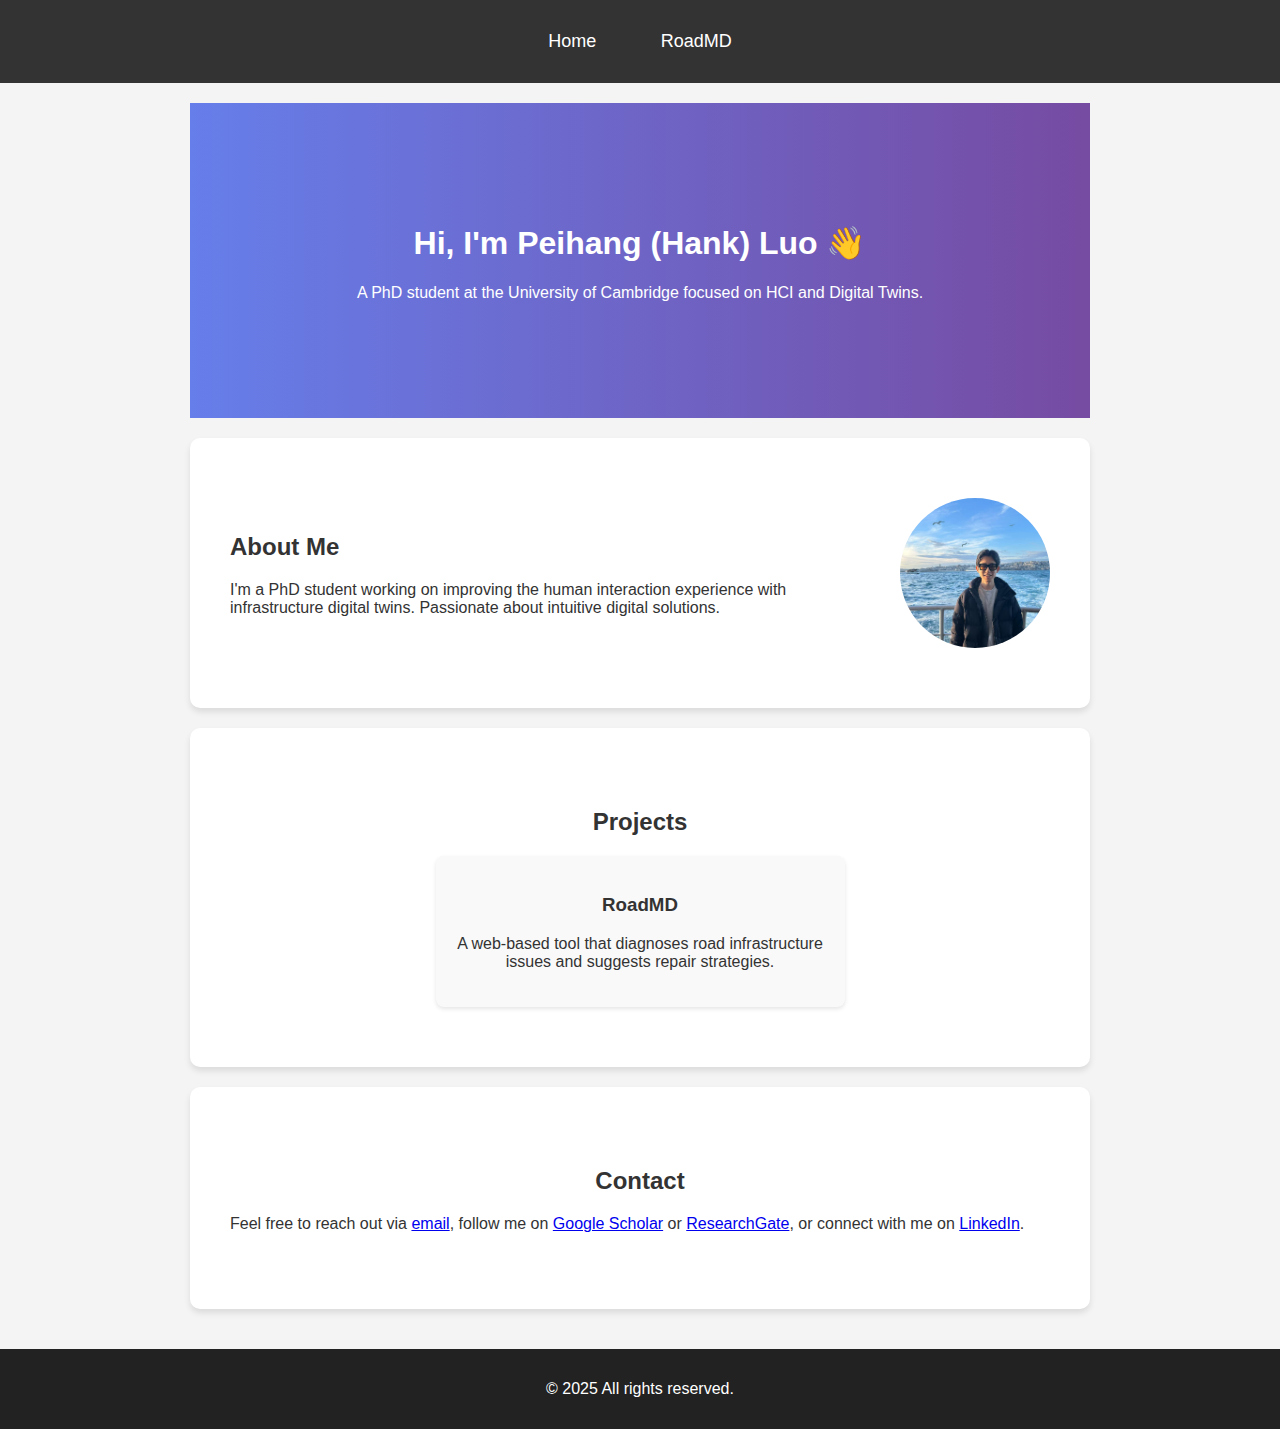
<file: index.html>
<!DOCTYPE html>
<html lang="en">
<head>
    <meta charset="UTF-8">
    <meta name="viewport" content="width=device-width, initial-scale=1.0">
    <title>Peihang (Hank) Luo</title>
    <link rel="stylesheet" href="assets/css/styles.css">
    <link rel="stylesheet" href="assets/css/index.css">
</head>
<body>
    <div id="header"></div> <!-- Header will be inserted here -->

    <main>
        <section class="hero">
            <div class="container">
                <h1>Hi, I'm Peihang (Hank) Luo 👋</h1>
                <p>A PhD student at the University of Cambridge focused on HCI and Digital Twins.</p>
            </div>
        </section>
    
        <section id="about" class="content">
            <div class="container about-container">
                <div class="about-text">
                    <h2>About Me</h2>
                    <p>I'm a PhD student working on improving the human interaction experience with infrastructure digital twins. Passionate about intuitive digital solutions.</p>
                </div>
                <img src="assets/images/peihang_hank_luo.jpg" alt="Peihang (Hank)'s Photo" class="profile-photo">
            </div>
        </section>
    
        <section id="projects" class="content">
            <div class="container">
                <h2>Projects</h2>
                <div class="project-list">
                    <a href="pages/roadmd.html" class="project">
                        <h3>RoadMD</h3>
                        <p>A web-based tool that diagnoses road infrastructure issues and suggests repair strategies.</p>
                    </a>
                </div>
            </div>
        </section>
    
        <section id="contact" class="content">
            <div class="container">
                <h2>Contact</h2>
                <p>Feel free to reach out via <a href="mailto:pl452@cam.ac.uk">email</a>, follow me on <a href="https://scholar.google.com/citations?user=LZ6jVM4AAAAJ&hl=en" target="_blank">Google Scholar</a> or <a href="https://www.researchgate.net/profile/Peihang-Luo" target="_blank">ResearchGate</a>, or connect with me on <a href="www.linkedin.com/in/luopeihang" target="_blank">LinkedIn</a>.</p>
            </div>
        </section>
    </main>

    <div id="footer"></div> <!-- Footer will be inserted here -->

    <script src="assets/js/scripts.js"></script>
</body>
</html>
</file>
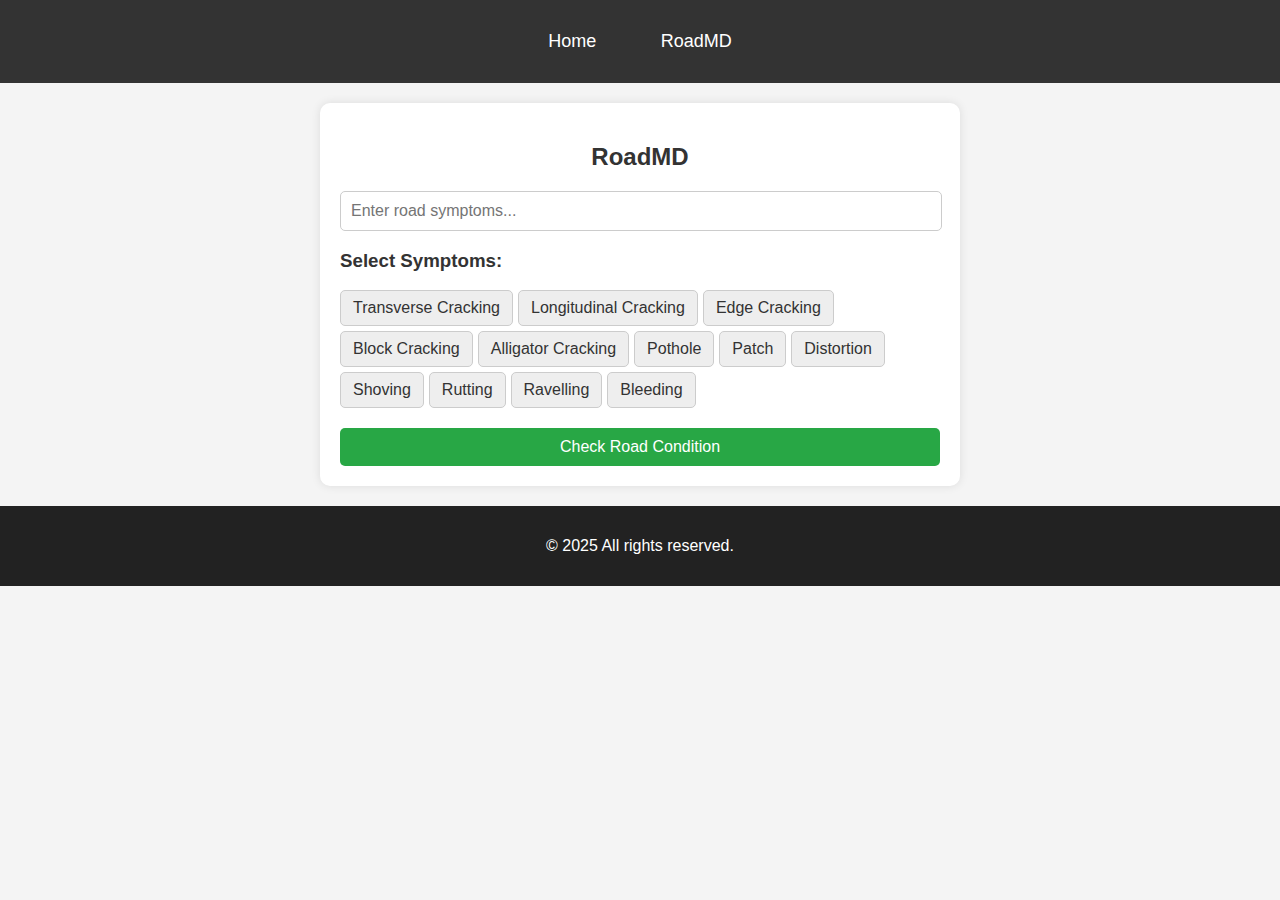
<file: roadmd.html>
<!DOCTYPE html>
<html lang="en">
<head>
    <meta charset="UTF-8">
    <meta name="viewport" content="width=device-width, initial-scale=1.0">
    <title>RoadMD</title>
    <link rel="stylesheet" href="assets/css/styles.css">
    <link rel="stylesheet" href="assets/css/roadmd.css">
</head>
<body>
    <div id="header"></div>
    
    <div id="symptom-checker">
        <h2>RoadMD</h2>
        <input type="text" id="symptom-input" placeholder="Enter road symptoms...">
        <div id="autocomplete-list" class="autocomplete-list"></div>
        <div id="selected-symptoms"></div>

        <h3>Select Symptoms:</h3>
        <div id="symptom-buttons" class="symptom-buttons"></div>

        <button id="diagnose-button">Check Road Condition</button>
        <div id="results"></div>
    </div>

    <div id="footer"></div>

    <script src="assets/js/scripts.js"></script>
    <script src="assets/js/roadmd.js"></script>
</body>
</html>
</file>
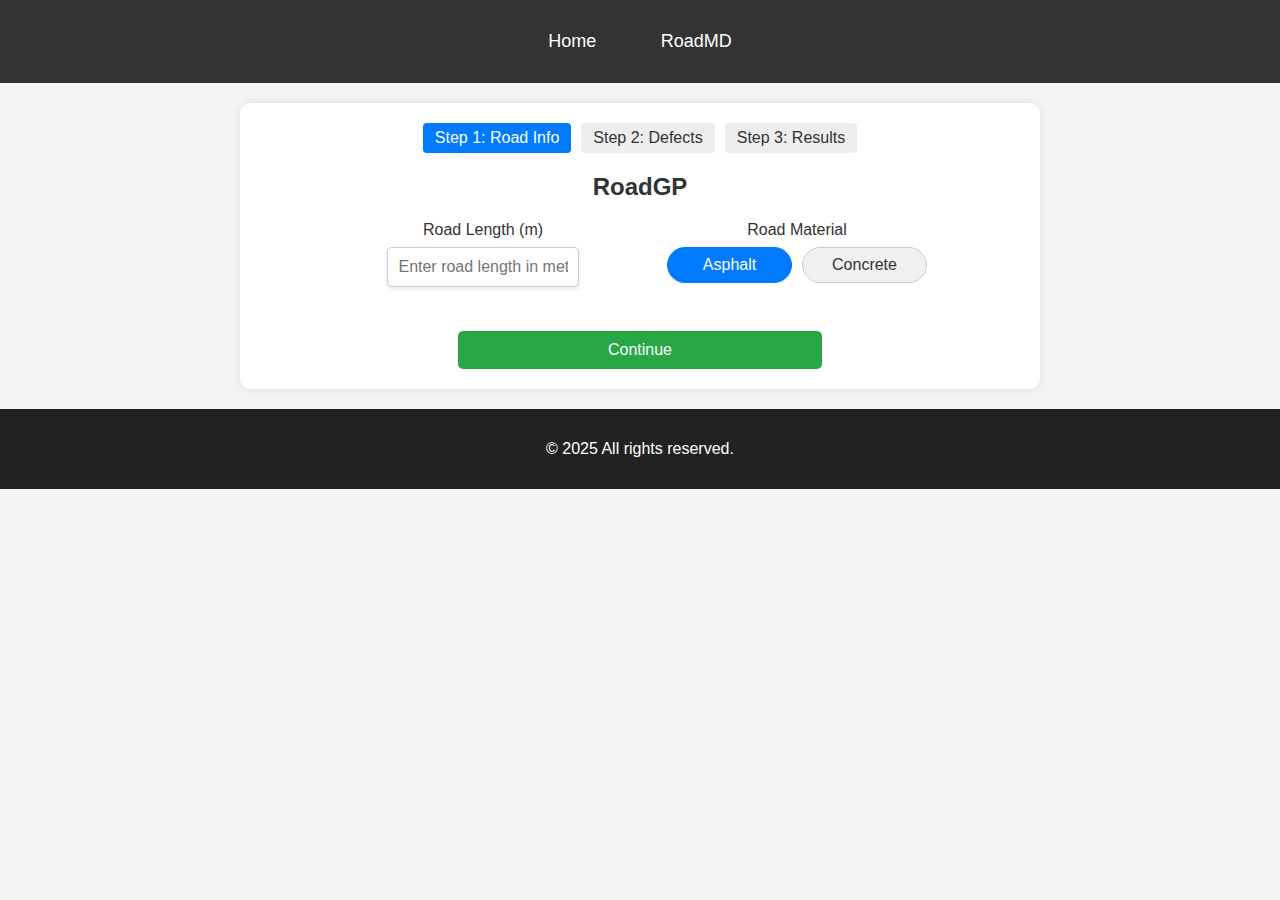
<file: pages/roadgp.html>
<!DOCTYPE html>
<html lang="en">
<head>
    <meta charset="UTF-8">
    <meta name="viewport" content="width=device-width, initial-scale=1.0">
    <title>RoadGP</title>
    <link rel="stylesheet" href="../assets/css/styles.css">
    <link rel="stylesheet" href="../assets/css/roadgp.css">
</head>
<body>
    <div id="header"></div>
    <div id="warning-container"></div>

    <div id="symptom-checker">
        <div class="step-nav">
            <div class="nav-item" id="nav-step1">Step 1: Road Info</div>
            <div class="nav-item" id="nav-step2">Step 2: Defects</div>
            <div class="nav-item" id="nav-step3">Step 3: Results</div>
        </div>

        <div id="step-1" class="step">
            <h2>RoadGP</h2>
            <div class="step1-grid">
                <div class="road-length">
                    <label for="road-length-input">Road Length (m)</label>
                    <input type="number" id="road-length-input" placeholder="Enter road length in meters">
                </div>
                <div class="road-material">
                    <label for="material-asphalt">Road Material</label>
                    <div class="material-toggle">
                        <input type="radio" id="material-asphalt" name="road-material" value="asphalt" checked>
                        <label for="material-asphalt">Asphalt</label>
                        <input type="radio" id="material-concrete" name="road-material" value="concrete">
                        <label for="material-concrete">Concrete</label>
                    </div>
                </div>
            </div>

            <div class="navigation single">
                <button id="to-step-2">Continue</button>
            </div>
        </div>

    <div id="step-2" class="step">
        <h2>Select Defects</h2>
        <input type="text" id="symptom-input" placeholder="Search for road defects...">
        <div id="autocomplete-list" class="autocomplete-list"></div>
        <div id="selected-symptoms"></div>

        <div id="road-selector">
            <svg viewBox="40 74 130 60" xmlns="http://www.w3.org/2000/svg">
            <g id="pavement">
                <rect style="fill:#ffffff;fill-opacity:0;stroke:#000000;stroke-width:1;stroke-linecap:round;stroke-linejoin:round;stroke-dasharray:none;stroke-opacity:1" id="pavement-rect" width="121.56" height="55.06" x="44.47" y="76.47" />
            </g>
            <g id="markings">
                <rect style="fill:#000000;fill-opacity:1;stroke:#000000;stroke-width:1;stroke-linecap:round;stroke-linejoin:round;stroke-dasharray:none;stroke-opacity:1" id="marking-1" width="8.04" height="3.76" x="50.2" y="101.3" />
                <rect style="fill:#000000;fill-opacity:1;stroke:#000000;stroke-width:1;stroke-linecap:round;stroke-linejoin:round;stroke-dasharray:none;stroke-opacity:1" id="marking-2" width="8.04" height="3.76" x="67.2" y="101.3" />
                <rect style="fill:#000000;fill-opacity:1;stroke:#000000;stroke-width:1;stroke-linecap:round;stroke-linejoin:round;stroke-dasharray:none;stroke-opacity:1" id="marking-3" width="8.04" height="3.76" x="84.2" y="101.3" />
                <rect style="fill:#000000;fill-opacity:1;stroke:#000000;stroke-width:1;stroke-linecap:round;stroke-linejoin:round;stroke-dasharray:none;stroke-opacity:1" id="marking-4" width="8.04" height="3.76" x="101.2" y="101.3" />
                <rect style="fill:#000000;fill-opacity:1;stroke:#000000;stroke-width:1;stroke-linecap:round;stroke-linejoin:round;stroke-dasharray:none;stroke-opacity:1" id="marking-5" width="8.04" height="3.76" x="118.2" y="101.3" />
                <rect style="fill:#000000;fill-opacity:1;stroke:#000000;stroke-width:1;stroke-linecap:round;stroke-linejoin:round;stroke-dasharray:none;stroke-opacity:1" id="marking-6" width="8.04" height="3.76" x="135.2" y="101.3" />
                <rect style="fill:#000000;fill-opacity:1;stroke:#000000;stroke-width:1;stroke-linecap:round;stroke-linejoin:round;stroke-dasharray:none;stroke-opacity:1" id="marking-7" width="8.04" height="3.76" x="152.2" y="101.3" />
            </g>
            <g id="gully">
                <rect style="fill:#ffffff;fill-opacity:1;stroke:#000000;stroke-width:1;stroke-linecap:round;stroke-linejoin:round;stroke-dasharray:none;stroke-opacity:1" id="gully-rect" width="16.94" height="8.9" x="58" y="79.2" />
                <rect style="fill:#ffffff;fill-opacity:0;stroke:#000000;stroke-width:1;stroke-linecap:round;stroke-linejoin:round;stroke-dasharray:none;stroke-opacity:1" id="gully-hole-1" width="2.4" height="5.47" x="60.28" y="80.95" />
                <rect style="fill:#ffffff;fill-opacity:0;stroke:#000000;stroke-width:1;stroke-linecap:round;stroke-linejoin:round;stroke-dasharray:none;stroke-opacity:1" id="gully-hole-2" width="2.4" height="5.47" x="65.28" y="80.95" />
                <rect style="fill:#ffffff;fill-opacity:0;stroke:#000000;stroke-width:1;stroke-linecap:round;stroke-linejoin:round;stroke-dasharray:none;stroke-opacity:1" id="gully-hole-3" width="2.4" height="5.47" x="70.28" y="80.95" />
            </g>
            </svg>
        </div>
        <div id="symptom-buttons" class="symptom-buttons"></div>

        <div id="table-options">
            <input type="checkbox" id="full-tables" />
            <label for="full-tables">Show full tables</label>
        </div>

        <div class="navigation">
            <button id="back-to-step-1">Previous</button>
            <button id="diagnose-button">Continue</button>
        </div>
    </div>

    <div id="step-3" class="step">
        <h2>Results</h2>
        <div id="results"></div>
        <div class="navigation">
            <button id="back-to-step-2">Previous</button>
        </div>
    </div>

    </div> <!-- end symptom-checker -->

    <div id="footer"></div>

    <script src="../assets/js/scripts.js"></script>
    <script src="../assets/js/dataLoader.js"></script>
    <script src="../assets/js/warning.js"></script>
    <script src="../assets/js/roadgp.js"></script>
    <script src="../assets/js/wizard.js"></script>
</body>
</html>
</file>
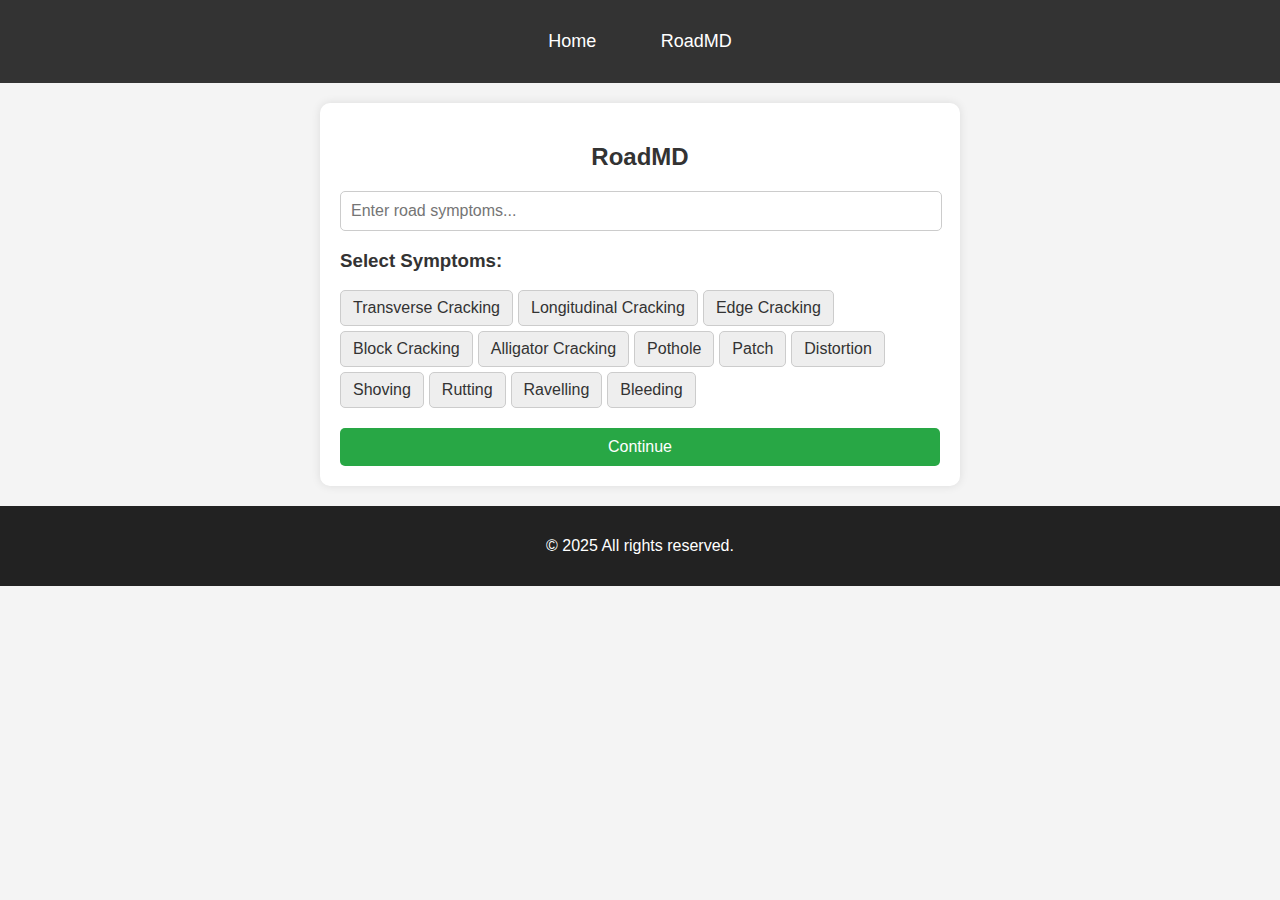
<file: pages/roadmd.html>
<!DOCTYPE html>
<html lang="en">
<head>
    <meta charset="UTF-8">
    <meta name="viewport" content="width=device-width, initial-scale=1.0">
    <title>RoadMD</title>
    <link rel="stylesheet" href="../assets/css/styles.css">
    <link rel="stylesheet" href="../assets/css/roadmd.css">
</head>
<body>
    <div id="header"></div>
    
    <div id="symptom-checker">
        <h2>RoadMD</h2>
        <input type="text" id="symptom-input" placeholder="Enter road symptoms...">
        <div id="autocomplete-list" class="autocomplete-list"></div>
        <div id="selected-symptoms"></div>

        <h3>Select Symptoms:</h3>
        <div id="symptom-buttons" class="symptom-buttons"></div>

        <button id="diagnose-button">Continue</button>
        <div id="results"></div>
    </div>

    <div id="footer"></div>

    <script src="../assets/js/scripts.js"></script>
    <script src="../assets/js/roadmd.js"></script>
</body>
</html>
</file>
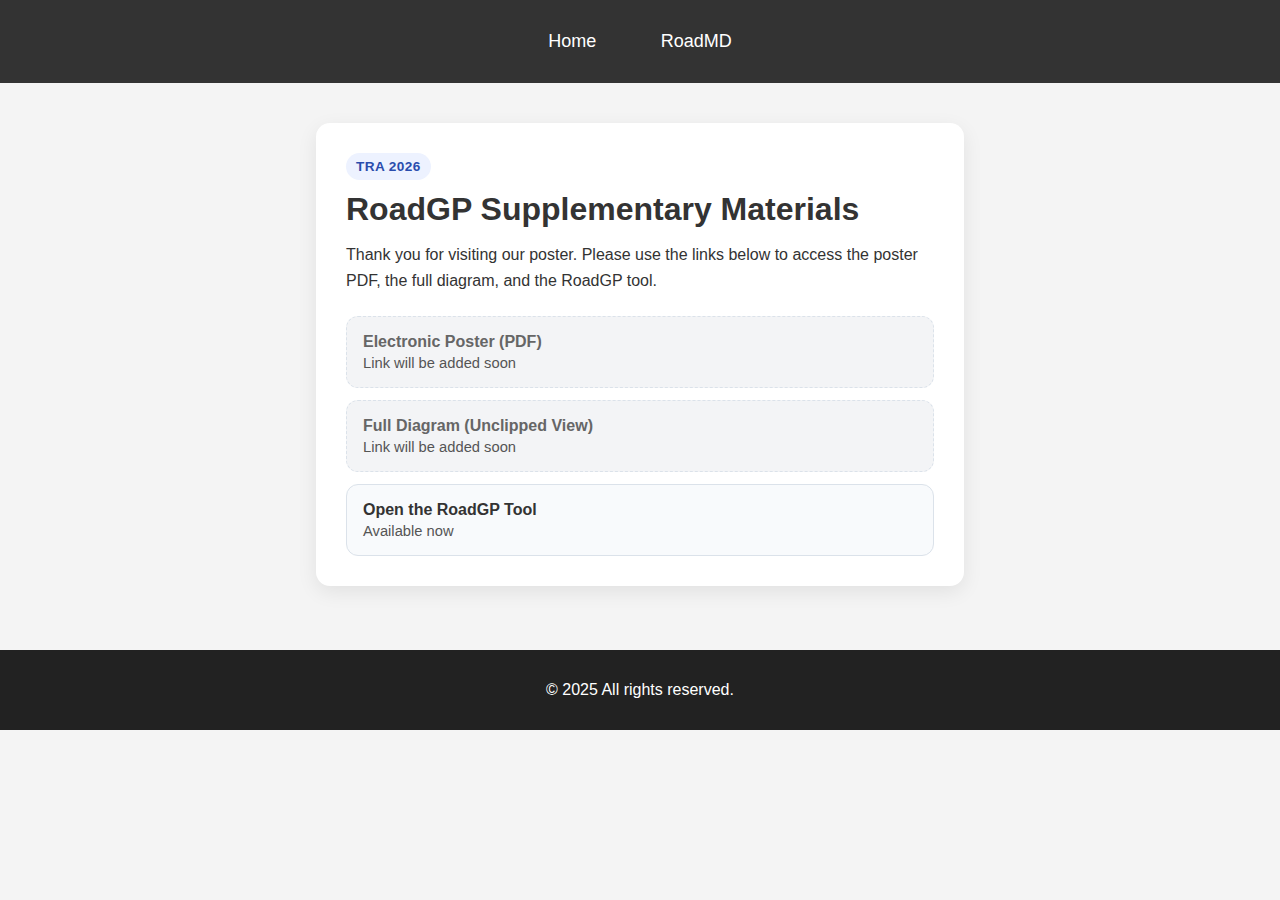
<file: pages/tra2026.html>
<!DOCTYPE html>
<html lang="en">
<head>
    <meta charset="UTF-8">
    <meta name="viewport" content="width=device-width, initial-scale=1.0">
    <title>TRA 2026 Supplementary Materials | RoadGP</title>
    <link rel="stylesheet" href="../assets/css/styles.css">
    <link rel="stylesheet" href="../assets/css/tra2026.css">
</head>
<body>
    <div id="header"></div>

    <main class="supplementary-page" aria-labelledby="supplementary-title">
        <section class="supplementary-card">
            <p class="conference-tag">TRA 2026</p>
            <h1 id="supplementary-title">RoadGP Supplementary Materials</h1>
            <p class="intro-text">
                Thank you for visiting our poster. Please use the links below to access the poster PDF,
                the full diagram, and the RoadGP tool.
            </p>

            <div class="materials-list">
                <a class="material-link placeholder" href="#" aria-disabled="true" onclick="return false;">
                    <span class="material-title">Electronic Poster (PDF)</span>
                    <span class="material-status">Link will be added soon</span>
                </a>

                <a class="material-link placeholder" href="#" aria-disabled="true" onclick="return false;">
                    <span class="material-title">Full Diagram (Unclipped View)</span>
                    <span class="material-status">Link will be added soon</span>
                </a>

                <a class="material-link" href="/pages/roadgp.html">
                    <span class="material-title">Open the RoadGP Tool</span>
                    <span class="material-status">Available now</span>
                </a>
            </div>

        </section>
    </main>

    <div id="footer"></div>

    <script src="../assets/js/scripts.js"></script>
</body>
</html>
</file>
<file: assets/css/styles.css>
body {
    min-height: 100vh;
    margin: 0;
    padding: 0;
    font-family: Arial, sans-serif;
    background-color: #f4f4f4;
    color: #333;
    display: flex;
    flex-direction: column;
    justify-content: flex-start;
}

header {
    background: #333;
    color: white;
    padding: 15px;
    text-align: center;
}

nav ul {
    list-style: none;
    padding: 0;
}

nav ul li {
    display: inline;
    margin: 0 15px;
}

nav ul li a {
    text-decoration: none;
    color: white;
    font-size: 18px;
    padding: 10px 15px;
    border-radius: 5px;
    transition: background-color 0.3s ease-in-out;
}

nav ul li a:hover {
    background-color: rgba(255, 255, 255, 0.2);
}

h2 {
    text-align: center;
}

footer {
    text-align: center;
    padding: 15px;
    background: #222;
    color: white;
    margin-top: auto;
}
</file>
<file: assets/css/index.css>
.container {
    max-width: 900px;
    margin: 0 auto;
    padding: 20px;
}

main {
    max-width: 900px; /* Limits content width for better readability */
    margin: 20px auto; /* Centers the content and adds top/bottom space */
    padding: 0 20px; /* Adds left/right padding */
}

/* Hero Section */
.hero {
    background: linear-gradient(to right, #667eea, #764ba2);
    color: white;
    text-align: center;
    padding: 80px 20px;
}

/* Sections */
.content {
    background: white;
    padding: 40px 20px;
    margin: 20px auto;
    border-radius: 10px;
    box-shadow: 0px 4px 6px rgba(0, 0, 0, 0.1);
}

/* Project List */
.project-list {
    display: flex;
    flex-wrap: wrap;
    gap: 20px;
    justify-content: center;
}

.project {
    background: #f9f9f9;
    padding: 20px;
    border-radius: 8px;
    box-shadow: 0 2px 4px rgba(0, 0, 0, 0.1);
    text-align: center;
    width: 45%;
    text-decoration: none;
    color: #333;
    transition: transform 0.3s ease-in-out, box-shadow 0.3s ease-in-out;
}

.project:hover {
    transform: translateY(-5px);
    box-shadow: 0 5px 10px rgba(0, 0, 0, 0.2);
}

/* About Section */
.about-container {
    display: flex;
    flex-direction: row;
    align-items: center;
    text-align: left;
    justify-content: space-between;
}

.about-text {
    flex: 1;
}

.about-text h2 {
    text-align: left; /* Left-align About Me heading */
}

.profile-photo {
    width: 150px;
    height: 150px;
    border-radius: 50%;
    object-fit: cover;
    margin-left: 20px;
}
</file>
<file: assets/css/roadmd.css>
#symptom-checker {
    max-width: 600px;
    margin: 20px auto;
    background: white;
    padding: 20px;
    border-radius: 10px;
    box-shadow: 0 0 10px rgba(0, 0, 0, 0.1);
    position: relative;
}

#symptom-input {
    width: calc(100% - 20px);
    padding: 10px;
    font-size: 16px;
    border: 1px solid #ccc;
    border-radius: 5px;
    margin-bottom: 10px;
    display: block;
}

.autocomplete-list {
    border: 1px solid #ccc;
    border-radius: 5px;
    background: white;
    max-height: 150px;
    overflow-y: auto;
    position: absolute;
    width: calc(100% - 40px);
    z-index: 10;
    left: 20px;
    display: none;
}

.autocomplete-item {
    padding: 10px;
    cursor: pointer;
}

.autocomplete-item:hover {
    background: #007BFF;
    color: white;
}

.symptom-container {
    display: flex;
    align-items: center;
    gap: 40px;
    margin-top: 5px;
    padding: 5px 40px;
    background: #f9f9f9;
    border-radius: 5px;
}

.symptom-chip {
    flex: 2;
    background: #007BFF;
    color: white;
    padding: 5px 10px;
    border-radius: 15px;
    white-space: nowrap;
    text-align: center;
}

.symptom-chip:hover {
    background: #0056b3;
}

.severity-select {
    flex: 1;
    padding: 5px;
    font-size: 14px;
    border: 1px solid #ccc;
    border-radius: 5px;
    text-align: center;
}

.remove-button {
    flex: 0 0 30px;
    margin: 5px;
    height: 30px;
    background: #dc3545;
    color: white;
    border: none;
    border-radius: 5px;
    cursor: pointer;
    font-size: 18px;
    display: flex;
    align-items: center;
    justify-content: center;
}

.remove-button:hover {
    background: #c82333;
}

.symptom-buttons {
    display: flex;
    flex-wrap: wrap;
    gap: 5px;
    margin-top: 10px;
}

.symptom-button {
    background: #eee;
    padding: 8px 12px;
    border-radius: 5px;
    cursor: pointer;
    border: 1px solid #ccc;
}

.symptom-button:hover {
    background: #ddd;
}

button {
    display: block;
    width: 100%;
    padding: 10px;
    background: #28a745;
    color: white;
    border: none;
    font-size: 16px;
    cursor: pointer;
    border-radius: 5px;
    margin-top: 20px;
}

button:hover {
    background: #218838;
}

#results {
    margin-top: 20px;
    padding: 10px;
    border-top: 1px solid #ddd;
    background: #fff;
    display: none;
}
</file>
<file: assets/css/roadgp.css>
#symptom-checker {
    width: 800px;
    max-width: 100%;
    margin: 20px auto;
    background: white;
    padding: 20px;
    border-radius: 10px;
    box-shadow: 0 0 10px rgba(0, 0, 0, 0.1);
    position: relative;
    box-sizing: border-box;
}

#symptom-input {
    width: calc(100% - 20px);
    padding: 10px;
    font-size: 16px;
    border: 1px solid #ccc;
    border-radius: 5px;
    margin-bottom: 10px;
    display: block;
}

.autocomplete-list {
    border: 1px solid #ccc;
    border-radius: 5px;
    background: white;
    max-height: 150px;
    overflow-y: auto;
    position: absolute;
    width: calc(100% - 40px);
    z-index: 10;
    left: 20px;
    display: none;
}

.autocomplete-item {
    padding: 10px;
    cursor: pointer;
}

.autocomplete-item:hover {
    background: #007BFF;
    color: white;
}

/* lock the symptom-container to a row of [chip] [grid] [remove] */
/* .symptom-container {
    display: flex;
    align-items: center;
    gap: 20px;
    margin-top: 5px;
    padding: 5px 20px;
    background: #f9f9f9;
    border-radius: 5px;
} */

/* turn each symptom line into 3 columns: symptom | grid | remove */
.symptom-container {
    display: grid;
    grid-template-columns: 300px 1fr auto;
    column-gap: 75px;
    align-items: center;
    padding: 4px 30px;
    background: #f9f9f9;
    border-radius: 5px;
    margin: 8px;
}

.symptom-chip {
    flex: 0 0 300px;           /* never shrink/grow, always 250px */
    max-width: 300px;          /* but don’t exceed 300px if the text’s long */
    background: #007BFF;
    color: white;
    padding: 5px 10px;
    border-radius: 15px;
    white-space: nowrap;
    text-align: center;
}

.symptom-chip:hover {
    background: #0056b3;
}

.severity-select {
    flex: 1;
    padding: 5px;
    font-size: 14px;
    border: 1px solid #ccc;
    border-radius: 5px;
    text-align: center;
}

/* each line: label + number input */
.severity-row {
    display: flex;
    align-items: center;
    gap: 6px;
    margin: 2px 0;
    padding: 0;
    line-height: 1;         /* keep label and input close together */
}

.severity-row label {
    flex: 0 0 80px;       /* all labels get exactly 80px */
    white-space: nowrap;
    font-size: 0.9em;
}

.severity-row input {
    flex: 0 0 100px;        /* all qty inputs get exactly 50px */
    padding: 2px 4px;       /* only a few pixels of padding */
    height: auto;           /* let line-height dominate */
    line-height: 1.2;       /* ensure the text sits nicely */
}

.severity-label {
    width: 80px;
    font-size: 14px;
}

.severity-quantity {
    width: 50px;
    flex: none;                /* don’t let the flexbox stretch them */
    padding: 0 4px;
    margin: 0;                 /* kill any bottom margin */
    /* font-size: 14px; */
    height: 22px;              /* fixed, slim height */
    font-size: 0.9em;          /* slightly smaller text */
    line-height: 22px;         /* vertically center the number */
    box-shadow: none;          /* drop any input-shadow */
    border: 1px solid #ccc;
    border-radius: 3px;
    text-align: center;
}

/* container around all five severity inputs */
.severity-grid {
    display: flex;
    flex-direction: column;
    flex: 1;               /* take up remaining width */
    gap: 4px;              /* space between rows */
    margin: 0 10px;        /* small left/right gutter */
}

.remove-button {
    flex: 0 0 30px;
    margin: 5px;
    height: 30px;
    background: #dc3545;
    color: white;
    border: none;
    border-radius: 5px;
    cursor: pointer;
    font-size: 18px;
    display: flex;
    align-items: center;
    justify-content: center;
}

.remove-button:hover {
    background: #c82333;
}

.symptom-buttons {
    display: flex;
    flex-wrap: wrap;
    gap: 5px;
    margin-top: 10px;
}

.symptom-button {
    background: #eee;
    padding: 8px 12px;
    border-radius: 5px;
    cursor: pointer;
    border: 1px solid #ccc;
}

.symptom-button:hover {
    background: #ddd;
}

button {
    display: block;
    width: 100%;
    padding: 10px;
    background: #28a745;
    color: white;
    border: none;
    font-size: 16px;
    cursor: pointer;
    border-radius: 5px;
    margin-top: 20px;
}

button:hover {
    background: #218838;
}

#results {
    margin-top: 20px;
    padding: 10px;
    border-top: 1px solid #ddd;
    background: #fff;
    display: none;
}

/* General styling for all input elements */
input {
    width: 100%; /* Make inputs align with other elements */
    padding: 12px; /* Add padding for better usability */
    font-size: 16px; /* Consistent font size */
    border: 1px solid #ccc; /* Neutral border color */
    border-radius: 5px; /* Rounded corners for a modern look */
    margin-bottom: 15px; /* Add spacing below inputs */
    display: block;
    box-shadow: 0 2px 4px rgba(0, 0, 0, 0.1); /* Subtle shadow for depth */
    transition: border-color 0.3s, box-shadow 0.3s; /* Smooth transitions */
    box-sizing: border-box;
}

/* Focus state for input elements */
input:focus {
    border-color: #007BFF; /* Blue border on focus */
    box-shadow: 0 0 6px rgba(0, 123, 255, 0.5); /* Highlighted shadow */
    outline: none; /* Remove default outline */
}

/* Specific styling for number inputs (e.g., quantity or road length) */
input[type="number"] {
    appearance: textfield; /* Standard property for compatibility */
    -moz-appearance: textfield; /* Remove spinner in Firefox */
    width: 100%; /* Ensure it fits within the container */
    padding: 10px; /* Match padding with other inputs */
    font-size: 16px; /* Consistent font size */
    margin: 0; /* Center-align and add spacing below */
}

input[type="number"]::-webkit-inner-spin-button,
input[type="number"]::-webkit-outer-spin-button {
    -webkit-appearance: none; /* Remove spinner in Chrome */
    margin: 0;
}

/* Specific styling for quantity input */
.quantity-input {
    flex: 1; /* Ensure it aligns with other flex items */
    padding: 5px; /* Match padding with other elements */
    font-size: 14px; /* Match font size with other elements */
    border: 1px solid #ccc; /* Neutral border color */
    border-radius: 5px; /* Rounded corners for consistency */
    margin: 0; /* Remove margin to align vertically */
    height: 8px; /* Let the height adjust naturally */
    text-align: center; /* Center-align the text */
    box-shadow: none; /* Remove extra shadow for consistency */
}

/* Super-compact qty inputs */
input.severity-quantity {
    box-sizing: border-box;       /* include border in height calculation */
    width: 50px;                  /* fixed narrow width */
    height: 20px;                 /* slim height */
    padding: 0 4px;               /* no vertical padding, small horizontal */
    margin: 0;                    /* kill global bottom margin */
    font-size: 0.85em;            /* slightly smaller text */
    line-height: 20px;            /* center the text vertically */
    border-radius: 3px;           /* small rounded corners */
    border: 1px solid #ccc;       /* match style but stay slim */
    box-shadow: none;             /* remove any shadow */
    display: inline-block;        /* don’t stretch in flex/grid */
    appearance: none;             /* remove native styling */
    -moz-appearance: textfield;   /* Firefox number field */
}
  
/* Remove spinner arrows in WebKit browsers */
input.severity-quantity::-webkit-inner-spin-button,
input.severity-quantity::-webkit-outer-spin-button {
    -webkit-appearance: none;
    margin: 0;
}

/* make the checkbox + label sit on one line */
#table-options {
    display: flex;
    align-items: center;
    gap: 8px;          /* space between box and text */
    margin-top: 10px;  /* or whatever spacing you prefer */
}

/* don’t let the global input rule blow your checkbox up */
#table-options input[type="checkbox"] {
    width: auto;       /* natural width */
    padding: 0;        /* remove all padding */
    margin: 0;         /* remove any default margins */
    display: inline-block;
    vertical-align: middle;
}
  
/* nudge the label back up beside the box */
#table-options label {
    margin: 0;
    display: inline-block;
    vertical-align: middle;
}

#road-selector {
    width: 100%;
    max-width: 400px;
    margin: 0 auto 20px;
}

#road-selector svg {
    width: 100%;
    height: auto;
    user-select: none;
}

/* Make every group in your road-selector SVG look clickable */
#road-selector svg g {
    cursor: pointer;
}

#road-selector svg g {
    transition: fill 0.2s, stroke 0.2s;
}

/*  
  1) Allow pointer events on every shape inside each group  
  2) Force our hover/active fill to override the SVG's inline fill
*/
#road-selector svg g,
#road-selector svg g * {
  pointer-events: all;
}

/* Hover = light, quick tint */
#road-selector svg g:hover,
#road-selector svg g:hover * {
  fill: rgba(0, 123, 255, 0.15) !important;
  fill-opacity: 1 !important;
  stroke: rgba(0, 86, 179, 0.8) !important;
  transition: fill 0.1s, stroke 0.1s;
}

/* Active = stronger tint + outline */
#road-selector svg g.active,
#road-selector svg g.active * {
  fill: rgba(0, 86, 179, 0.5) !important;
  fill-opacity: 1 !important;
  stroke-width: 1.2 !important;
  transition: fill 0.1s, stroke-width 0.1s;
}
.step {
    display: none;
}

.step-nav {
    display: flex;
    justify-content: center;
    gap: 10px;
    margin-bottom: 20px;
}

.step-nav .nav-item {
    background: #eee;
    padding: 6px 12px;
    border-radius: 4px;
    cursor: pointer;
}

.step-nav .nav-item.active {
    background: #007BFF;
    color: #fff;
}

.navigation {
    margin-top: 20px;
    display: flex;
    justify-content: space-between;
}

.navigation button {
    width: 48%;
}

.navigation.justify-right {
    justify-content: flex-end;
}

.navigation.justify-right button {
    width: 48%;
}

.navigation.single {
    justify-content: center;
}

.navigation.single button {
    width: 48%;
}

.step1-grid {
    display: flex;
    gap: 20px;
    margin-top: 20px;
    width: 80%;
    margin-left: auto;
    margin-right: auto;
}

.step1-grid > div {
    flex: 1;
    text-align: center;
}

.road-length input {
    width: 65%;
    max-width: 100%;
    box-sizing: border-box;
    display: block;
    margin: 0 auto;
}

#results table {
    width: 100%;
}

#results .results-table-wrap {
    width: 100%;
    overflow-x: auto;
    -webkit-overflow-scrolling: touch;
}

.step1-grid label {
    display: block;
    margin-bottom: 8px;
}

.material-toggle {
    display: flex;
    gap: 10px;
    margin-top: 8px;
    width: 100%;
    max-width: 260px;
    margin-left: auto;
    margin-right: auto;
}

.material-toggle input {
    display: none;
}

.material-toggle label {
    flex: 1;
    display: block;
    padding: 8px 0;
    cursor: pointer;
    text-align: center;
    user-select: none;
    border: 1px solid #ccc;
    border-radius: 20px;
    background: #f0f0f0;
    transition: background 0.2s;
}

.material-toggle label:hover {
    background: #e0e0e0;
}

.material-toggle input:checked + label {
    background: #007BFF;
    color: #fff;
    border-color: #007BFF;
}

@media (max-width: 768px) {
    #symptom-checker {
        width: auto;
        margin: 12px;
        padding: 14px;
        border-radius: 8px;
        box-sizing: border-box;
    }

    .step-nav {
        flex-wrap: wrap;
        gap: 8px;
    }

    .step-nav .nav-item {
        flex: 1 1 calc(50% - 8px);
        text-align: center;
        font-size: 14px;
    }

    .step1-grid {
        width: 100%;
        flex-direction: column;
        gap: 14px;
    }

    .road-length input {
        width: 100%;
        max-width: 100%;
    }

    #results table {
        min-width: 640px;
    }

    .material-toggle {
        max-width: 100%;
    }

    .symptom-container {
        grid-template-columns: 1fr;
        row-gap: 10px;
        column-gap: 0;
        padding: 10px;
        margin: 8px 0;
    }

    .symptom-chip {
        max-width: 100%;
    }

    .severity-grid {
        margin: 0;
    }

    .severity-row {
        justify-content: space-between;
    }

    .remove-button {
        justify-self: end;
        margin: 0;
    }

    .navigation {
        flex-direction: column;
        gap: 10px;
    }

    .navigation button,
    .navigation.justify-right button,
    .navigation.single button {
        width: 100%;
        margin-top: 0;
    }
}
</file>
<file: assets/css/tra2026.css>
.supplementary-page {
    width: min(680px, 100%);
    margin: 24px auto;
    padding: 0 16px 24px;
    box-sizing: border-box;
}

.supplementary-card {
    background: #ffffff;
    border-radius: 14px;
    box-shadow: 0 6px 20px rgba(0, 0, 0, 0.08);
    padding: 24px 18px;
}

.conference-tag {
    display: inline-block;
    margin: 0 0 10px;
    padding: 6px 10px;
    border-radius: 999px;
    background: #edf2ff;
    color: #2a4dad;
    font-size: 0.85rem;
    font-weight: 700;
    letter-spacing: 0.03em;
}

#supplementary-title {
    margin: 0;
    text-align: left;
    font-size: clamp(1.5rem, 4.5vw, 2rem);
    line-height: 1.2;
}

.intro-text {
    margin: 14px 0 22px;
    line-height: 1.6;
}

.materials-list {
    display: grid;
    gap: 12px;
}

.material-link {
    display: block;
    text-decoration: none;
    color: inherit;
    background: #f8fafc;
    border: 1px solid #dbe2ea;
    border-radius: 12px;
    padding: 16px;
    transition: transform 0.2s ease, box-shadow 0.2s ease, border-color 0.2s ease;
}

.material-link:hover,
.material-link:focus-visible {
    transform: translateY(-2px);
    border-color: #667eea;
    box-shadow: 0 6px 14px rgba(102, 126, 234, 0.2);
    outline: none;
}

.material-title {
    display: block;
    font-size: 1rem;
    font-weight: 700;
}

.material-status {
    display: block;
    margin-top: 4px;
    font-size: 0.92rem;
    color: #555;
}

.material-link.placeholder {
    background: #f3f4f6;
    border-style: dashed;
    color: #666;
    cursor: not-allowed;
}

.material-link.placeholder:hover,
.material-link.placeholder:focus-visible {
    transform: none;
    box-shadow: none;
    border-color: #d1d5db;
}

.update-note {
    margin: 18px 0 0;
    font-size: 0.85rem;
    color: #616161;
}

@media (min-width: 768px) {
    .supplementary-page {
        margin-top: 40px;
        margin-bottom: 40px;
    }

    .supplementary-card {
        padding: 30px;
    }
}
</file>
